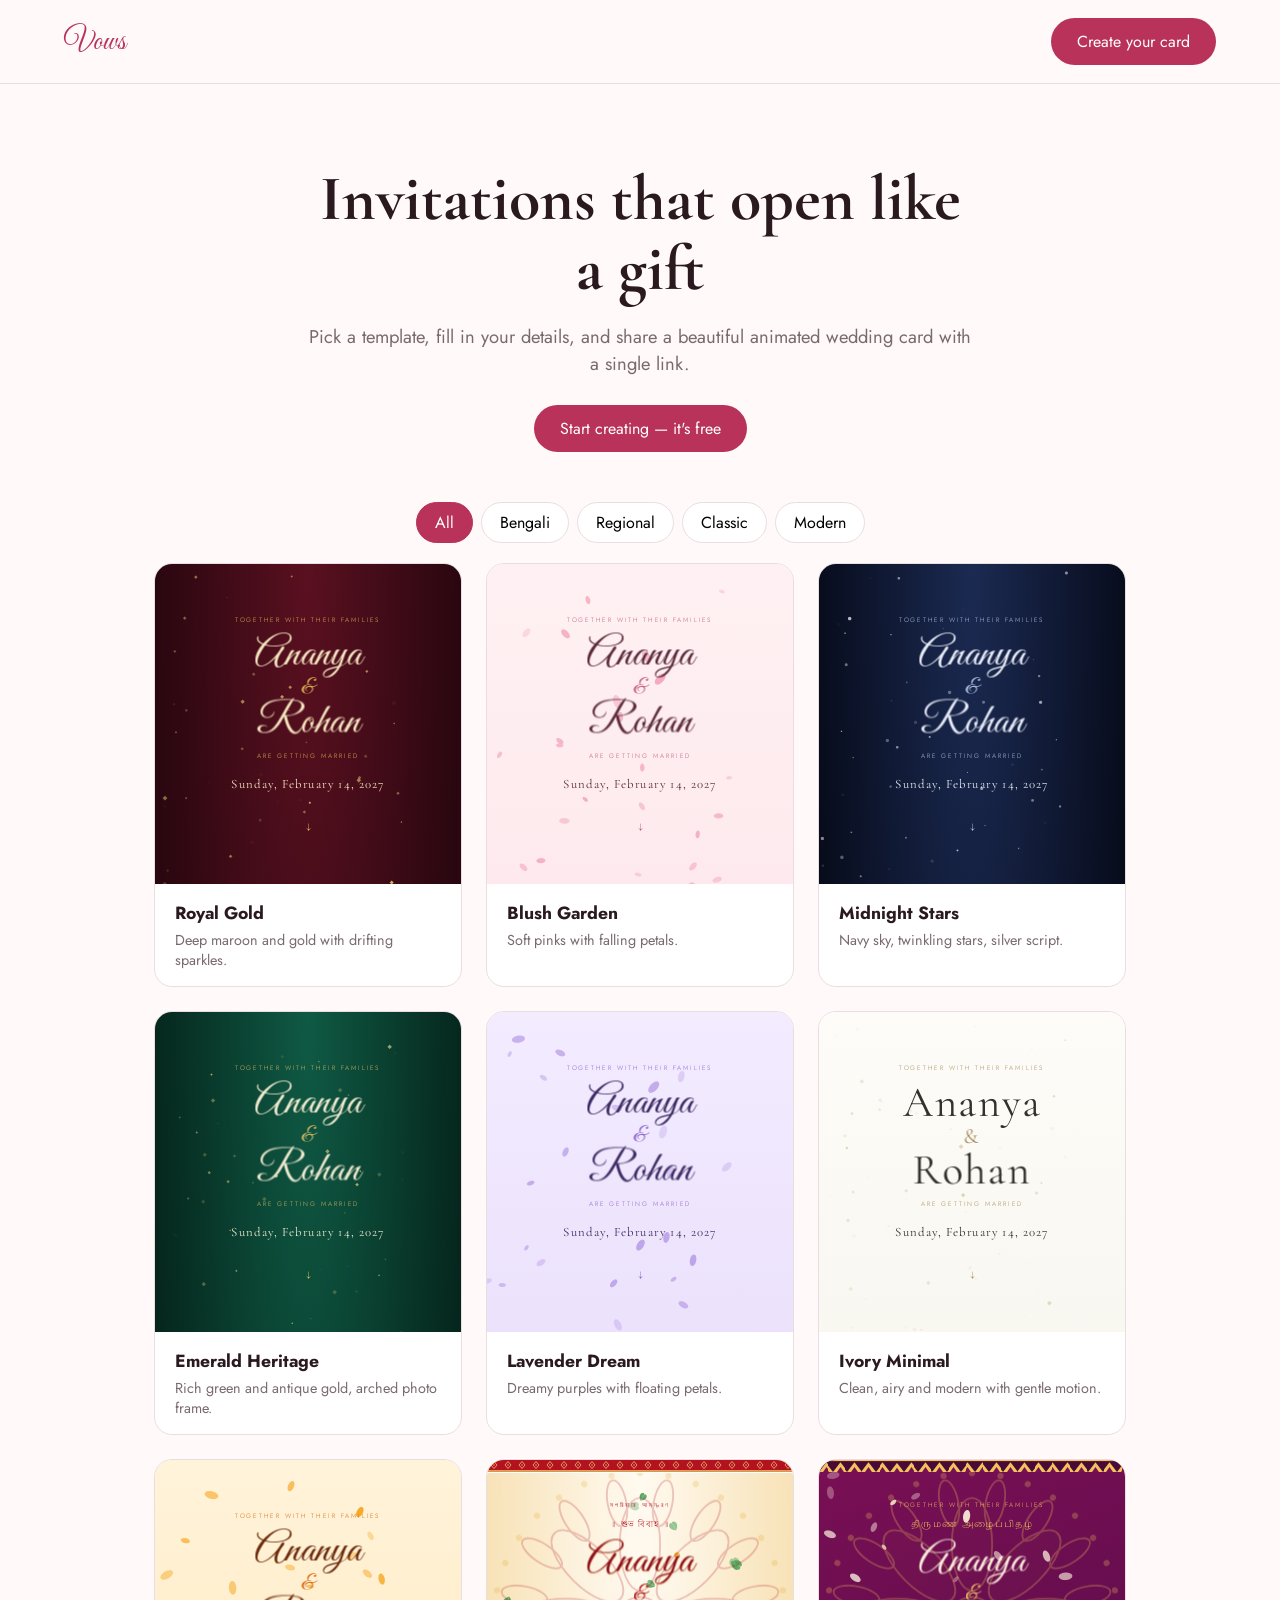
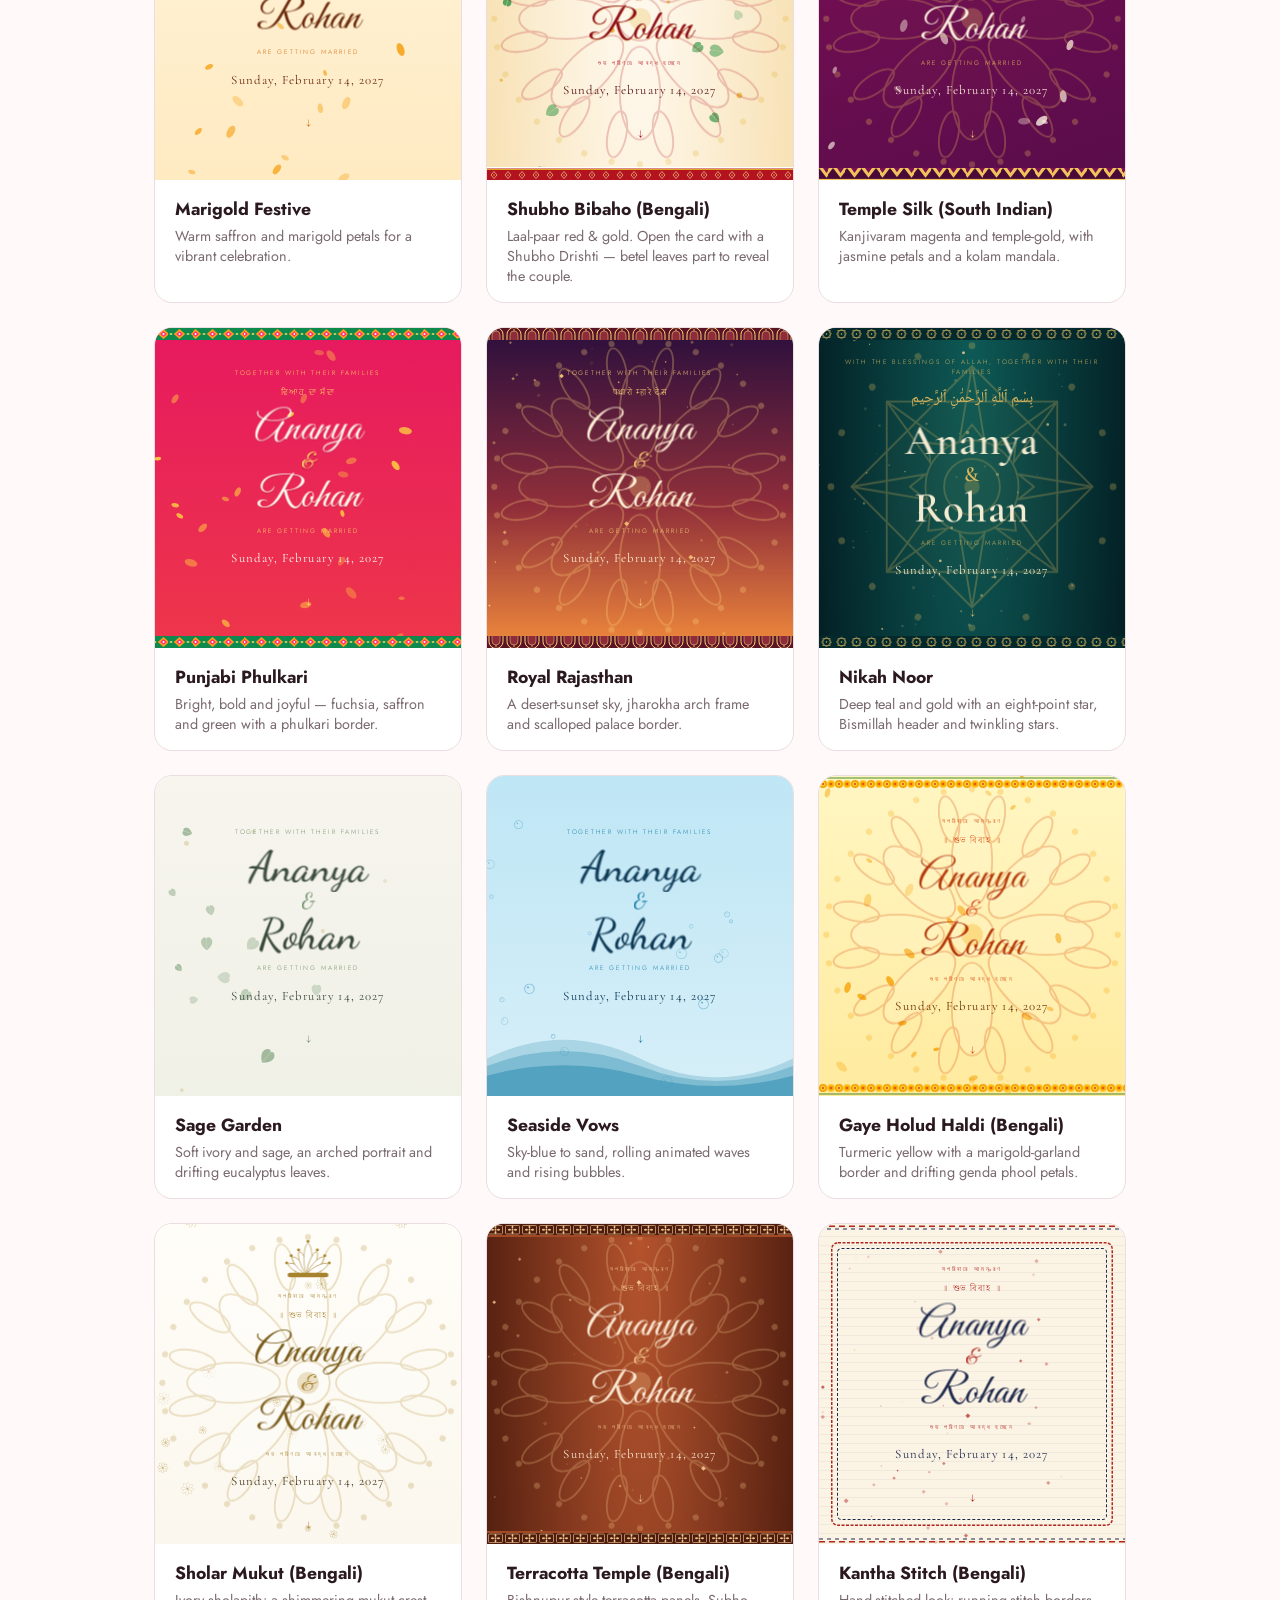
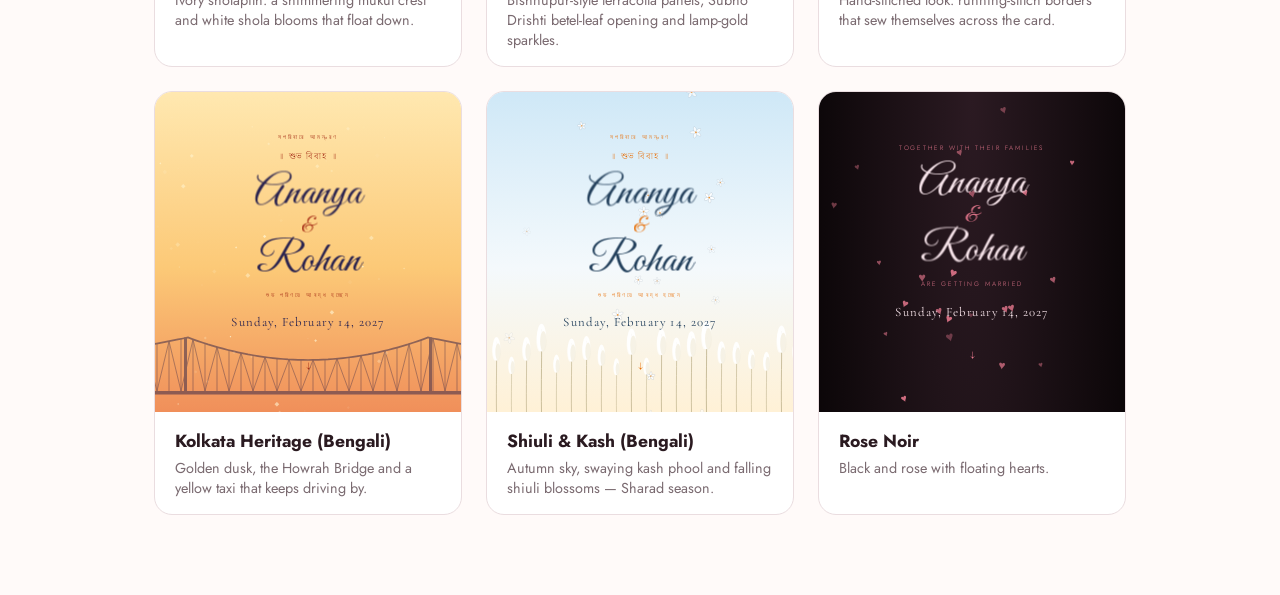
<file: index.html>
<!doctype html>
<html lang="en">
<head>
  <meta charset="utf-8">
  <meta name="viewport" content="width=device-width, initial-scale=1">
  <title>Vows — Animated Wedding Invitations</title>
  <link href="https://fonts.googleapis.com/css2?family=Cormorant+Garamond:wght@400;600&family=Great+Vibes&family=Jost:wght@300;400&display=swap" rel="stylesheet">
  <link rel="stylesheet" href="css/site.css">
</head>
<body>
  <header class="top"><a class="logo" href="index.html">Vows</a><a class="btn-p" href="create.html">Create your card</a></header>
  <section class="hero-s">
    <h1>Invitations that open like a gift</h1>
    <p>Pick a template, fill in your details, and share a beautiful animated wedding card with a single link.</p>
    <a class="btn-p" href="create.html">Start creating — it's free</a>
  </section>
  <div class="chips" id="chips"></div>
  <section class="gallery" id="gallery"></section>
  <script src="js/templates.js"></script>
  <script>
    const g = document.getElementById("gallery");
    const chips = document.getElementById("chips");
    ["All"].concat(TEMPLATE_TAGS).forEach((tag, i) => {
      const b = document.createElement("button"); b.textContent = tag; b.className = "chip" + (i ? "" : " sel");
      b.onclick = () => {
        chips.querySelectorAll(".chip").forEach((c) => c.classList.toggle("sel", c === b));
        g.querySelectorAll(".tpl").forEach((c) => (c.hidden = tag !== "All" && c.dataset.tag !== tag));
      };
      chips.appendChild(b);
    });
    Object.entries(TEMPLATES).forEach(([key, t]) => {
      const a = document.createElement("a"); a.dataset.tag = t.tag;
      a.className = "tpl"; a.href = "create.html?t=" + key;
      const f = document.createElement("div"); f.className = "frame";
      const ifr = document.createElement("iframe"); ifr.loading = "lazy"; ifr.tabIndex = -1;
      const d = Object.assign({}, DEMO_CARD, { template: key });
      ifr.src = "card.html#p=1&d=" + CardCodecLite(d);
      f.appendChild(ifr);
      const m = document.createElement("div"); m.className = "meta";
      m.innerHTML = "<h3></h3><p></p>"; m.firstChild.textContent = t.name; m.lastChild.textContent = t.blurb;
      a.append(f, m); g.appendChild(a);
    });
    function CardCodecLite(o) {
      const b = new TextEncoder().encode(JSON.stringify(o)); let s = ""; b.forEach(x => s += String.fromCharCode(x));
      return btoa(s).replace(/\+/g, "-").replace(/\//g, "_").replace(/=+$/, "");
    }
  </script>
</body>
</html>
</file>
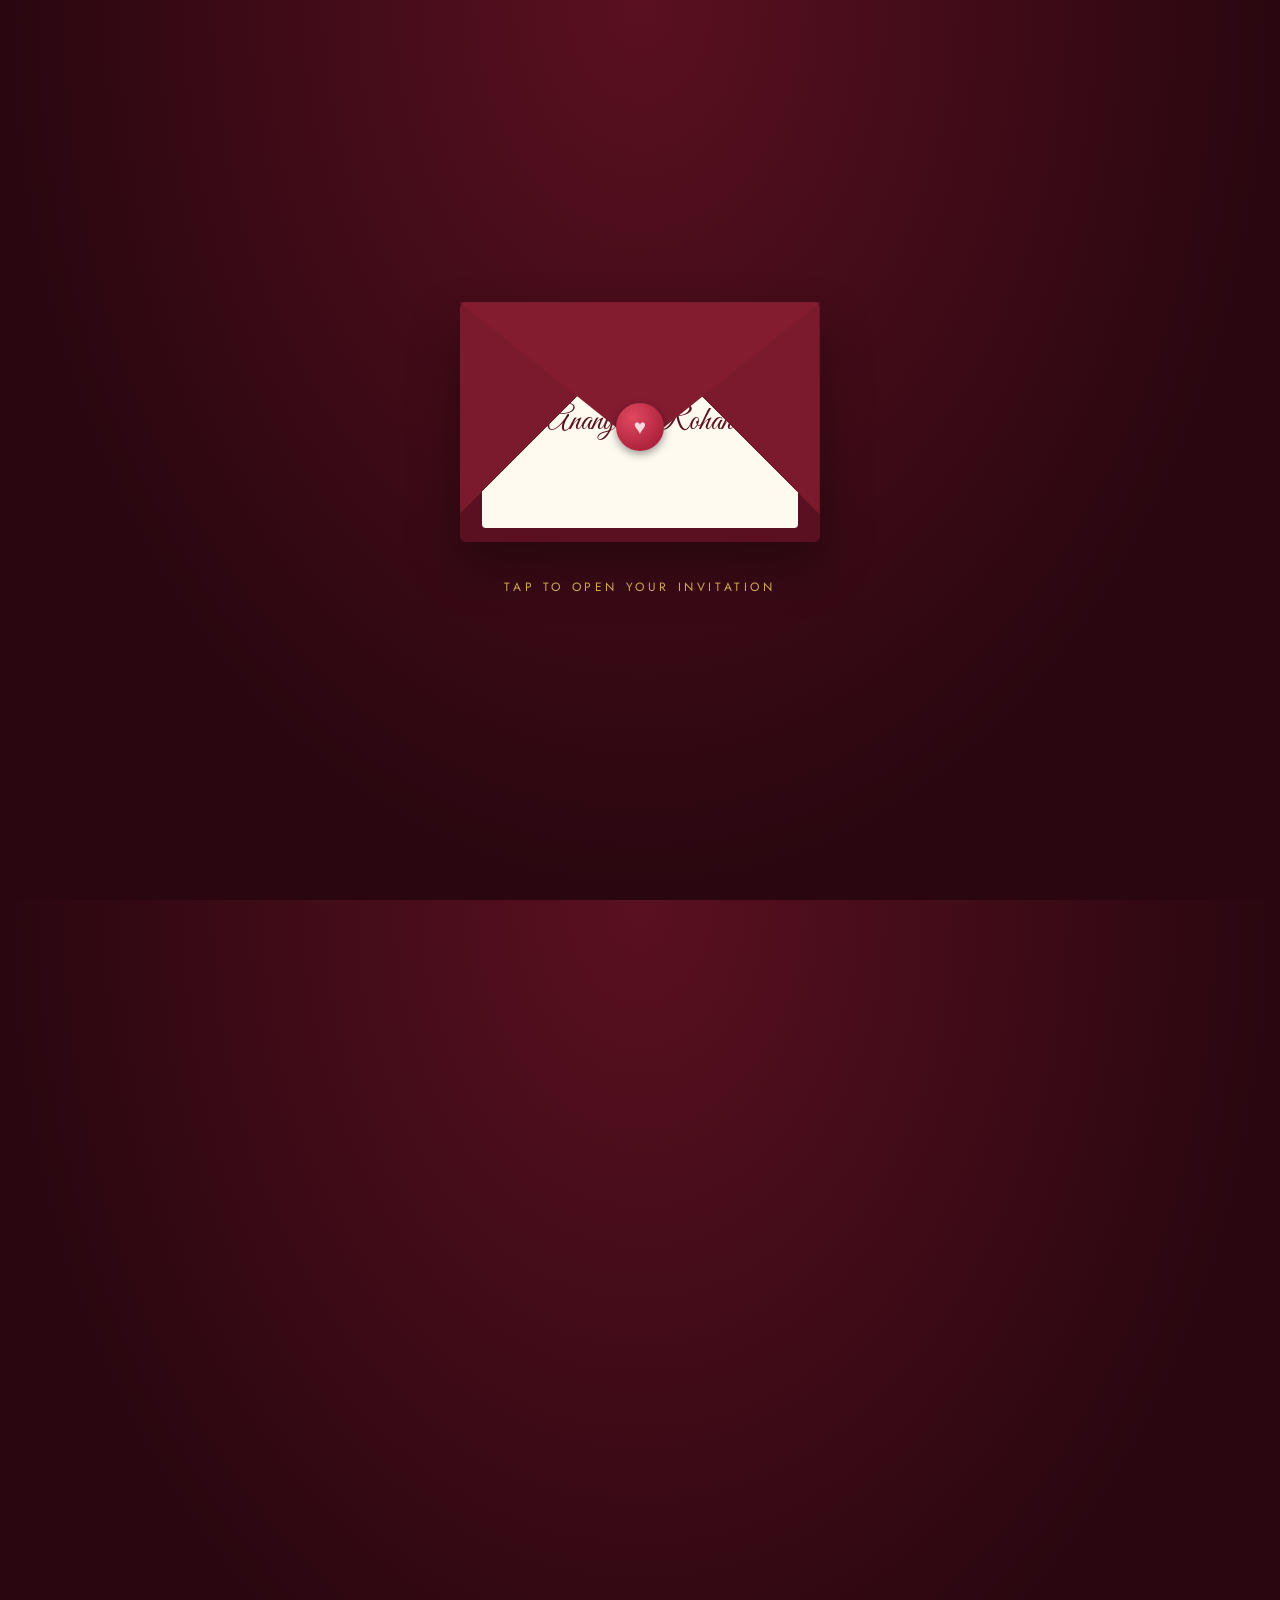
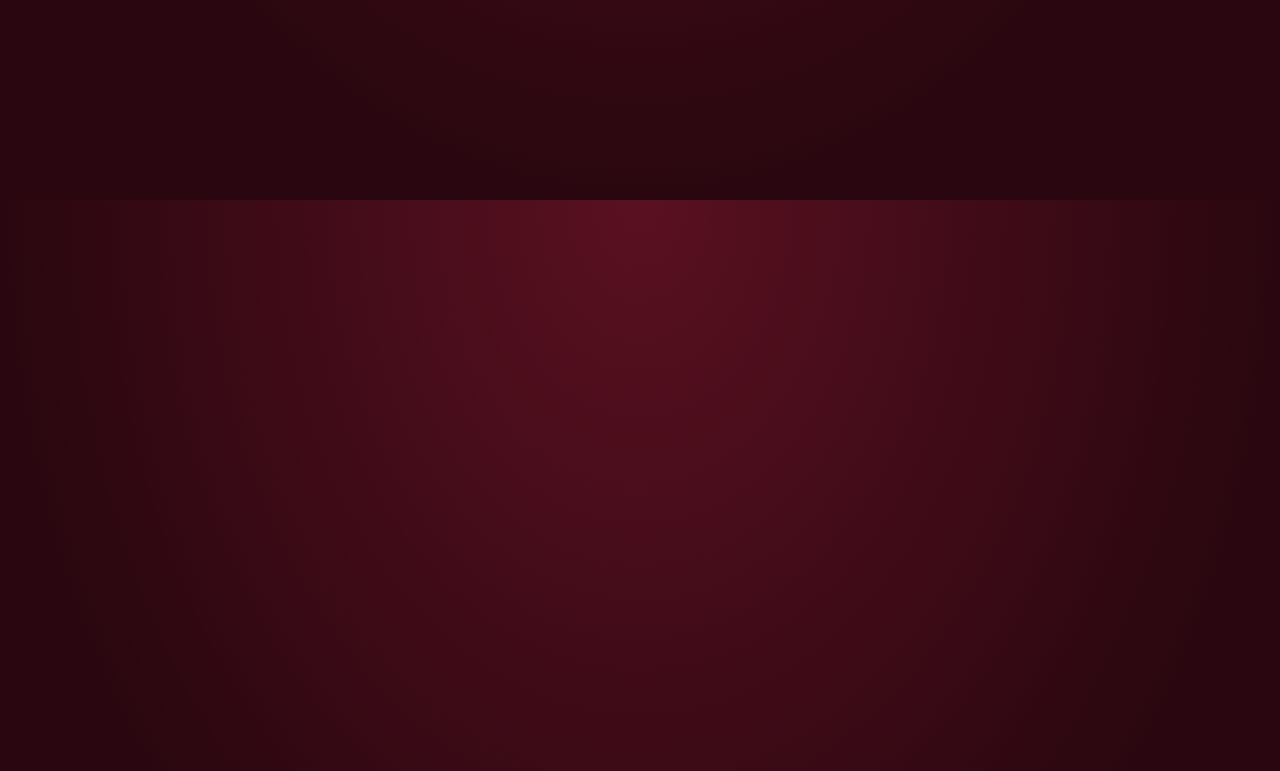
<file: card.html>
<!doctype html>
<html lang="en">
<head>
  <meta charset="utf-8">
  <meta name="viewport" content="width=device-width, initial-scale=1">
  <title>Wedding Invitation</title>
  <link rel="preconnect" href="https://fonts.googleapis.com">
  <link href="https://fonts.googleapis.com/css2?family=Cormorant+Garamond:wght@400;600&family=Great+Vibes&family=Jost:wght@300;400&family=Noto+Serif+Bengali:wght@400;600&family=Dancing+Script:wght@500&family=Noto+Naskh+Arabic:wght@500&family=Noto+Serif+Tamil:wght@500&family=Noto+Sans+Gurmukhi:wght@500&family=Noto+Serif+Devanagari:wght@500&display=swap" rel="stylesheet">
  <link rel="stylesheet" href="css/card.css">
</head>
<body class="theme-royal">
  <div id="app"></div>
  <script src="js/templates.js"></script>
  <script src="js/card.js"></script>
  <script>CardApp.mount(document.getElementById("app"));</script>
</body>
</html>
</file>
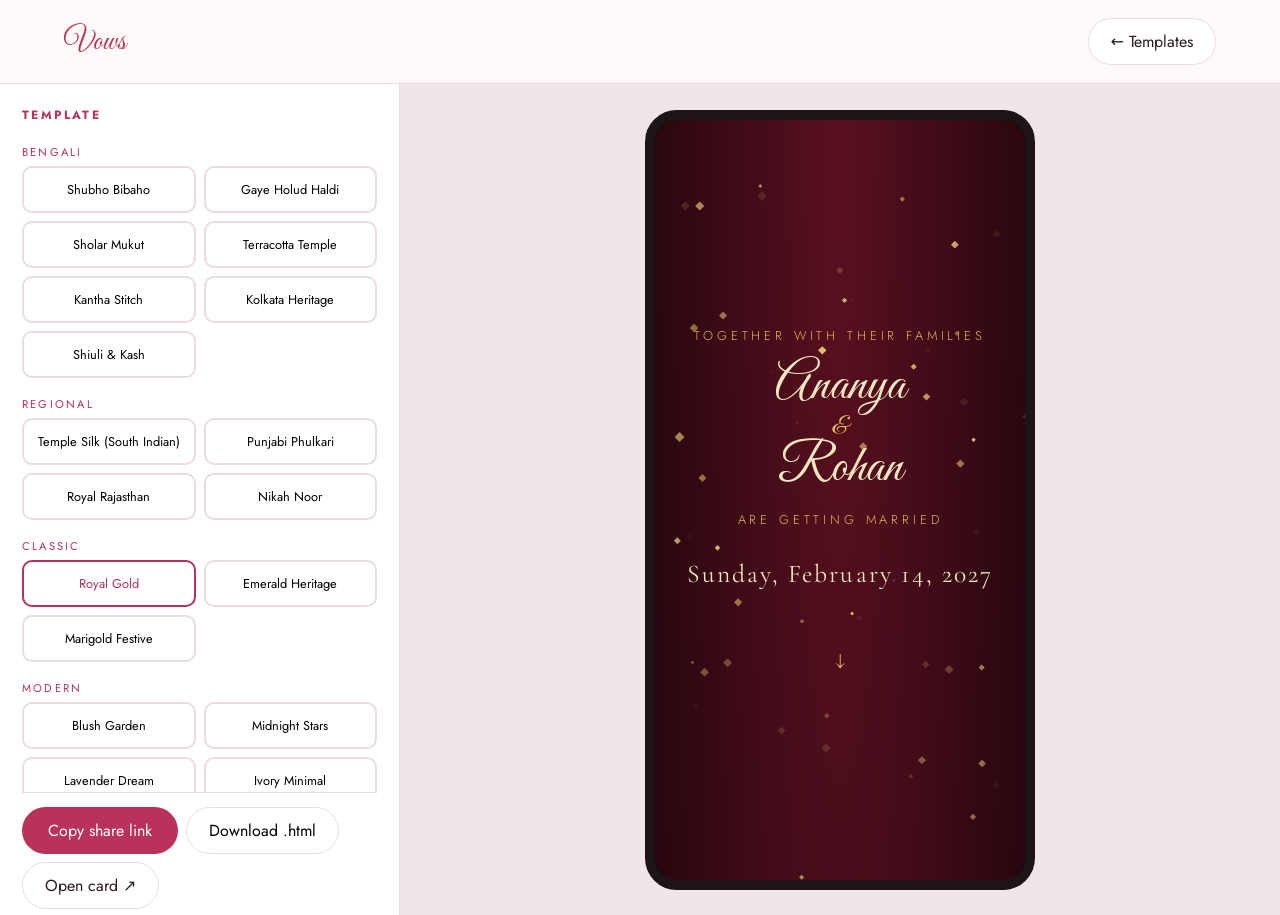
<file: create.html>
<!doctype html>
<html lang="en">
<head>
  <meta charset="utf-8">
  <meta name="viewport" content="width=device-width, initial-scale=1">
  <title>Create your card — Vows</title>
  <link href="https://fonts.googleapis.com/css2?family=Cormorant+Garamond:wght@400;600&family=Great+Vibes&family=Jost:wght@300;400&display=swap" rel="stylesheet">
  <link rel="stylesheet" href="css/site.css">
</head>
<body>
  <header class="top"><a class="logo" href="index.html">Vows</a><a class="btn-s" href="index.html">← Templates</a></header>
  <div class="editor">
    <form class="panel" id="form" onsubmit="return false">
      <h2>Template</h2><div class="themes" id="themes"></div>
      <h2>Colors</h2>
      <div class="swatches" id="swatches"></div>
      <div id="colors"></div>
      <button type="button" class="btn-s" id="resetColors">Reset to template colors</button>
      <h2>Couple</h2>
      <div class="row"><div><label>Bride</label><input name="bride"></div><div><label>Groom</label><input name="groom"></div></div>
      <label>Invitation message</label><textarea name="message"></textarea>
      <h2>Main event</h2>
      <label>Date &amp; time (drives the countdown)</label><input type="datetime-local" name="date">
      <label>Venue name</label><input name="venue">
      <label>Address</label><input name="address">
      <label>Google Maps link</label><input name="mapUrl" placeholder="https://maps.google.com/...">
      <h2>Celebrations</h2><div id="events"></div>
      <button type="button" class="btn-s" id="addEv">+ Add event</button>
      <button type="button" class="btn-s" id="bnEvents" hidden>Use Bengali ritual events</button>
      <h2>Photos</h2>
      <label>Cover photo (shown on the first screen)</label>
      <input type="file" accept="image/*" id="coverFile">
      <input name="photo" id="coverUrl" placeholder="…or paste an image URL" style="margin-top:6px">
      <div class="thumbs" id="coverThumb"></div>
      <label>Gallery (up to 8 photos)</label>
      <input type="file" accept="image/*" id="galFile" multiple>
      <div class="row" style="margin-top:6px"><input id="galUrl" placeholder="…or paste an image URL"><button type="button" class="btn-s" id="galAdd">Add</button></div>
      <div class="thumbs" id="galThumbs"></div>
      <h2>Extras</h2>
      <label>RSVP — WhatsApp number, email or link</label><input name="rsvp" placeholder="+919876543210">
      <label>Background music URL (direct .mp3 link, optional)</label><input name="music" placeholder="https://.../song.mp3">
      <div class="actions">
        <button type="button" class="btn-p" id="copy">Copy share link</button>
        <button type="button" class="btn-s" id="dl">Download .html</button>
        <a class="btn-s" id="open" target="_blank" rel="noopener">Open card ↗</a>
      </div>
      <p class="share" id="shareOut"></p>
      <p class="share" id="photoNote"></p>
    </form>
    <div class="stage"><div class="phone"><iframe id="preview" title="Card preview"></iframe></div></div>
  </div>
  <div class="toast" id="toast">Link copied!</div>
  <script src="js/templates.js"></script>
  <script src="js/card.js"></script>
  <script src="js/editor.js"></script>
</body>
</html>
</file>
<file: css/site.css>
:root { --ink: #2a1a20; --muted: #7a6a70; --brand: #b8325a; --line: #eadde0; --bg: #fffaf9; }
* { box-sizing: border-box; margin: 0; }
body { font-family: "Jost", system-ui, sans-serif; color: var(--ink); background: var(--bg); }
a { color: inherit; }
.top { display: flex; justify-content: space-between; align-items: center; padding: 18px 5vw; border-bottom: 1px solid var(--line); }
.logo { font-family: "Great Vibes", cursive; font-size: 1.9rem; color: var(--brand); text-decoration: none; }
.btn-p { background: var(--brand); color: #fff; padding: 12px 26px; border-radius: 40px; text-decoration: none; border: 0; font: inherit; cursor: pointer; display: inline-block; }
.btn-p:hover { filter: brightness(1.1); }
.btn-s { background: #fff; border: 1px solid var(--line); padding: 11px 22px; border-radius: 40px; font: inherit; cursor: pointer; text-decoration: none; display: inline-block; }
.hero-s { text-align: center; padding: 80px 5vw 50px; max-width: 800px; margin: 0 auto; }
.hero-s h1 { font-family: "Cormorant Garamond", serif; font-size: clamp(2.4rem, 7vw, 4rem); line-height: 1.1; margin-bottom: 18px; }
.hero-s p { color: var(--muted); font-size: 1.15rem; margin-bottom: 28px; }
.gallery { display: grid; grid-template-columns: repeat(auto-fit, minmax(240px, 1fr)); gap: 24px; padding: 20px 5vw 80px; max-width: 1100px; margin: 0 auto; }
.tpl { background: #fff; border: 1px solid var(--line); border-radius: 18px; overflow: hidden; text-decoration: none; transition: .3s; }
.tpl:hover { transform: translateY(-6px); box-shadow: 0 18px 40px rgba(80,30,50,.12); }
.tpl iframe { width: 200%; height: 640px; border: 0; transform: scale(.5); transform-origin: 0 0; pointer-events: none; }
.tpl .frame { height: 320px; overflow: hidden; }
.tpl div.meta { padding: 16px 20px; }
.tpl h3 { font-size: 1.1rem; } .tpl p { color: var(--muted); font-size: .9rem; margin-top: 4px; }

/* editor */
.editor { display: grid; grid-template-columns: minmax(300px, 400px) 1fr; height: calc(100vh - 69px); }
.panel { overflow-y: auto; padding: 22px; border-right: 1px solid var(--line); background: #fff; }
.panel h2 { font-size: .75rem; letter-spacing: .2em; text-transform: uppercase; color: var(--brand); margin: 22px 0 10px; }
.panel h2:first-child { margin-top: 0; }
label { display: block; font-size: .8rem; color: var(--muted); margin: 10px 0 4px; }
input, textarea, select { width: 100%; padding: 10px 12px; border: 1px solid var(--line); border-radius: 10px; font: inherit; background: #fff; }
textarea { min-height: 80px; resize: vertical; }
.row { display: grid; grid-template-columns: 1fr 1fr; gap: 10px; }
.ev { border: 1px solid var(--line); border-radius: 12px; padding: 10px; margin-bottom: 10px; position: relative; }
.ev .x { position: absolute; top: 6px; right: 8px; background: none; border: 0; cursor: pointer; color: var(--muted); font-size: 1.1rem; }
.themes { display: grid; grid-template-columns: repeat(3, 1fr); gap: 8px; }
.themes button { border: 2px solid var(--line); border-radius: 10px; padding: 12px 6px; background: #fff; cursor: pointer; font: inherit; font-size: .8rem; }
.themes button.sel { border-color: var(--brand); color: var(--brand); }
.stage { background: #efe6e8; display: grid; place-items: center; padding: 18px; position: relative; }
.phone { width: 390px; max-width: 100%; height: 100%; max-height: 780px; border-radius: 32px; border: 10px solid #1d1418; overflow: hidden; background: #000; }
.phone iframe { width: 100%; height: 100%; border: 0; }
.actions { position: sticky; bottom: -22px; background: #fff; padding: 14px 0 6px; margin-top: 18px; border-top: 1px solid var(--line); display: flex; gap: 8px; flex-wrap: wrap; }
.share { margin-top: 10px; font-size: .8rem; word-break: break-all; color: var(--muted); }
.toast { position: fixed; bottom: 24px; left: 50%; transform: translateX(-50%); background: var(--ink); color: #fff; padding: 10px 20px; border-radius: 30px; opacity: 0; transition: .3s; pointer-events: none; }
.toast.show { opacity: 1; }
@media (max-width: 800px) { .editor { grid-template-columns: 1fr; height: auto; } .stage { height: 760px; } .panel { border-right: 0; } }

.thumbs { display: flex; flex-wrap: wrap; gap: 8px; margin-top: 8px; }
.thumbs .t { position: relative; width: 64px; height: 64px; border-radius: 10px; overflow: hidden; border: 1px solid var(--line); }
.thumbs img { width: 100%; height: 100%; object-fit: cover; display: block; }
.thumbs .t button { position: absolute; top: 2px; right: 2px; width: 20px; height: 20px; border-radius: 50%; border: 0; background: rgba(0,0,0,.65); color: #fff; cursor: pointer; line-height: 1; }
.themes { grid-template-columns: repeat(2, 1fr); }
[hidden] { display: none !important; }

.swatches { display: flex; flex-wrap: wrap; gap: 8px; margin-bottom: 10px; }
.swatches button { width: 34px; height: 34px; border-radius: 50%; border: 2px solid #fff; box-shadow: 0 0 0 1px var(--line); cursor: pointer; }
.crow { display: flex; align-items: center; gap: 10px; margin-bottom: 8px; font-size: .85rem; }
.crow label { margin: 0; flex: 1; }
.crow input[type=color] { width: 44px; height: 34px; padding: 2px; border-radius: 8px; cursor: pointer; }
.crow.unset input[type=color] { opacity: .35; }
.crow .x { background: none; border: 0; cursor: pointer; color: var(--muted); font-size: 1.1rem; width: 24px; }

.chips { display: flex; gap: 8px; justify-content: center; flex-wrap: wrap; padding: 0 5vw; }
.chip { border: 1px solid var(--line); background: #fff; padding: 8px 18px; border-radius: 30px; font: inherit; cursor: pointer; }
.chip.sel { background: var(--brand); border-color: var(--brand); color: #fff; }
.tpl-group { grid-column: 1/-1; font-size: .7rem; letter-spacing: .2em; text-transform: uppercase; color: var(--brand); margin: 10px 0 -2px; }
</file>
<file: css/card.css>
:root { --script: "Great Vibes", cursive; --serif: "Cormorant Garamond", serif; --sans: "Jost", sans-serif; }
* { box-sizing: border-box; margin: 0; }
html { scroll-behavior: smooth; }
body { font-family: var(--serif); background: var(--bg); color: var(--text); overflow-x: hidden; min-height: 100vh; }
body.locked { overflow: hidden; height: 100vh; }

.theme-royal    { --bg: radial-gradient(ellipse at top, #5a1020, #2a0710 70%); --text: #f6e7c1; --accent: #e3b958; --card: rgba(255,225,150,.07); --particle: #f3d27a; --env: #7a1a2c; --env2: #5a1020; }
.theme-blush    { --bg: linear-gradient(180deg, #fff1f3, #fbd9e1); --text: #5b2a3a; --accent: #c2587a; --card: rgba(255,255,255,.6); --particle: #f2a0b8; --env: #f4b6c6; --env2: #e99bb0; }
.theme-midnight { --bg: radial-gradient(ellipse at top, #1b2a52, #070b1a 75%); --text: #e8ecf8; --accent: #b9c6ee; --card: rgba(255,255,255,.06); --particle: #ffffff; --env: #2c3f78; --env2: #1f2e5c; }

.theme-emerald  { --bg: radial-gradient(ellipse at top, #0f5a44, #05241c 75%); --text: #f1ead0; --accent: #d9b867; --card: rgba(255,240,190,.06); --particle: #e8cf85; --env: #0d6b50; --env2: #08402f; --frame-r: 999px 999px 18px 18px; }
.theme-lavender { --bg: linear-gradient(180deg, #f3ecff, #d9c9f5); --text: #3d2a63; --accent: #8a5fd0; --card: rgba(255,255,255,.6); --particle: #b79be6; --env: #c3aaf0; --env2: #a98ae0; --frame-r: 50%; }
.theme-ivory    { --bg: linear-gradient(180deg, #fdfcf8, #f1ece0); --text: #34302a; --accent: #a58b5a; --card: rgba(255,255,255,.7); --particle: #d6c7a1; --env: #e9e1cf; --env2: #d5cab1; --frame-r: 4px; }
.theme-marigold { --bg: linear-gradient(180deg, #fff3da, #ffd78a); --text: #6b2a0c; --accent: #d9670b; --card: rgba(255,255,255,.55); --particle: #f59e0b; --env: #f59e0b; --env2: #d9770a; --frame-r: 22px; }
.theme-rose     { --bg: radial-gradient(ellipse at top, #2b1a22, #0b0608 75%); --text: #f7e4ea; --accent: #e8798f; --card: rgba(255,255,255,.05); --particle: #e8798f; --env: #7a2236; --env2: #4f1424; --frame-r: 50%; }
.theme-bengali  { --bg: radial-gradient(ellipse at top, #fffaf0, #f6dca8 90%); --text: #5a1313; --accent: #b3121f; --card: rgba(255,255,255,.7); --particle: #3f9a4c; --script: "Great Vibes", "Noto Serif Bengali", cursive; --serif: "Cormorant Garamond", "Noto Serif Bengali", serif; --frame-r: 50%; }
.theme-royal, .theme-midnight { --frame-r: 24px; }
.theme-blush { --frame-r: 50%; }
.fx { position: fixed; inset: 0; pointer-events: none; z-index: 0; }
.card { position: relative; z-index: 1; max-width: 720px; margin: 0 auto; padding: 0 20px 60px; opacity: 0; transition: opacity 1.2s; }
.card.open { opacity: 1; }
.sec { padding: 56px 0; text-align: center; }
h2 { font-family: var(--sans); font-weight: 300; letter-spacing: .35em; text-transform: uppercase; font-size: .85rem; color: var(--accent); margin-bottom: 26px; }
h3 { font-size: 1.6rem; font-weight: 600; }
p { font-size: 1.25rem; line-height: 1.6; }

/* hero */
.hero { min-height: 100vh; display: flex; flex-direction: column; justify-content: center; align-items: center; text-align: center; gap: 14px; }
.kicker { font-family: var(--sans); font-weight: 300; letter-spacing: .3em; text-transform: uppercase; font-size: .8rem; color: var(--accent); }
.names { font-family: var(--script); font-weight: 400; font-size: clamp(3.2rem, 14vw, 6.5rem); line-height: 1.05; display: flex; flex-direction: column; align-items: center; }
.amp { font-size: .5em; color: var(--accent); }
.when { font-size: 1.6rem; letter-spacing: .08em; margin-top: 10px; }
.open .names span { animation: rise 1.2s both; }
.open .names .amp { animation-delay: .35s; } .open .names .n2 { animation-delay: .7s; }
.open .kicker, .open .when { animation: fade 1.4s .9s both; }
.scroll-hint { margin-top: 36px; color: var(--accent); animation: bob 2s infinite; font-size: 1.5rem; }
@keyframes rise { from { opacity: 0; transform: translateY(30px) scale(.96); filter: blur(6px); } to { opacity: 1; transform: none; filter: none; } }
@keyframes fade { from { opacity: 0; } to { opacity: 1; } }
@keyframes bob { 50% { transform: translateY(8px); } }

.reveal { opacity: 0; transform: translateY(36px); transition: opacity 1s, transform 1s; }
.reveal.in { opacity: 1; transform: none; }
.message { max-width: 520px; margin: 0 auto; font-style: italic; font-size: 1.5rem; }

/* countdown */
.cd { display: flex; gap: 12px; justify-content: center; flex-wrap: wrap; }
.cd-cell { background: var(--card); border: 1px solid color-mix(in srgb, var(--accent) 40%, transparent); border-radius: 14px; padding: 16px 0; width: 82px; backdrop-filter: blur(6px); }
.cd-cell b { display: block; font-size: 2.2rem; font-weight: 600; font-variant-numeric: tabular-nums; }
.cd-cell span { font-family: var(--sans); font-size: .65rem; letter-spacing: .2em; text-transform: uppercase; color: var(--accent); }

/* events */
.events { display: grid; gap: 16px; }
.event { background: var(--card); border: 1px solid color-mix(in srgb, var(--accent) 35%, transparent); border-radius: 16px; padding: 22px; opacity: 0; transform: translateY(20px); transition: opacity .8s, transform .8s; }
.in .event { opacity: 1; transform: none; }
.ev-when { color: var(--accent); font-family: var(--sans); font-size: .95rem; letter-spacing: .08em; margin-top: 4px; }
.ev-place { font-size: 1.1rem; opacity: .85; }

.venue-name { font-size: 1.9rem; font-weight: 600; }
.btn { display: inline-block; margin-top: 22px; padding: 13px 34px; border: 1px solid var(--accent); color: var(--accent); text-decoration: none; font-family: var(--sans); letter-spacing: .25em; text-transform: uppercase; font-size: .78rem; border-radius: 40px; transition: .3s; }
.btn:hover { background: var(--accent); color: var(--bg-solid, #222); }
.foot { text-align: center; font-family: var(--script); font-size: 2rem; color: var(--accent); padding-top: 30px; }

.music { position: fixed; right: 16px; bottom: 16px; z-index: 5; width: 46px; height: 46px; border-radius: 50%; border: 1px solid var(--accent); background: var(--card); color: var(--accent); font-size: 1.3rem; cursor: pointer; backdrop-filter: blur(6px); opacity: .7; }
.music.on { opacity: 1; animation: spin 4s linear infinite; }
@keyframes spin { to { transform: rotate(360deg); } }

/* envelope intro */
.env-wrap { position: fixed; inset: 0; z-index: 10; background: var(--bg); display: grid; place-items: center; align-content: center; gap: 36px; cursor: pointer; transition: opacity 1s, transform 1s; }
.env-wrap.gone { opacity: 0; transform: scale(1.15); pointer-events: none; }
.env { position: relative; width: min(78vw, 360px); aspect-ratio: 3/2; perspective: 900px; animation: float 3s ease-in-out infinite; }
.env > * { position: absolute; }
.env-back { inset: 0; background: var(--env2); border-radius: 6px; box-shadow: 0 25px 50px rgba(0,0,0,.35); }
.env-letter { left: 6%; right: 6%; top: 6%; bottom: 6%; background: #fffaf0; border-radius: 4px; display: grid; place-items: center; color: #5a1020; font-family: var(--script); font-size: clamp(1.4rem, 6vw, 2rem); transition: transform 1s .6s ease; }
.env-front { inset: 0; background: linear-gradient(135deg, var(--env) 50%, transparent 50%) left / 51% 100% no-repeat, linear-gradient(225deg, var(--env) 50%, transparent 50%) right / 51% 100% no-repeat; border-radius: 6px; }
.env-flap { left: 0; right: 0; top: 0; height: 60%; background: var(--env); clip-path: polygon(0 0, 100% 0, 50% 100%); transform-origin: top; transition: transform .8s ease, z-index 0s .4s; z-index: 2; filter: brightness(1.08); }
.seal { left: 50%; top: 52%; width: 48px; height: 48px; margin: -24px 0 0 -24px; border-radius: 50%; background: radial-gradient(circle at 35% 30%, #e0485f, #9b1530); color: #ffd9de; display: grid; place-items: center; font-size: 1.3rem; z-index: 3; box-shadow: 0 3px 8px rgba(0,0,0,.4); transition: opacity .3s; }
.env-hint { font-family: var(--sans); letter-spacing: .3em; text-transform: uppercase; font-size: .75rem; color: var(--accent); animation: pulse 2s infinite; }
.opening .env-flap { transform: rotateX(180deg); z-index: 0; }
.opening .seal { opacity: 0; }
.opening .env-letter { transform: translateY(-60%) scale(1.15); }
.opening .env { animation: none; }
@keyframes float { 50% { transform: translateY(-10px); } }
@keyframes pulse { 50% { opacity: .4; } }

.confetti { position: fixed; top: 55vh; width: 8px; height: 14px; background: var(--accent); z-index: 20; pointer-events: none; animation: conf 2.2s ease-out forwards; }
.confetti:nth-child(3n) { background: var(--particle); } .confetti:nth-child(3n+1) { background: #e0485f; }
@keyframes conf { to { transform: translate(var(--dx), var(--dy)) rotate(var(--r)); opacity: 0; } }

@media (prefers-reduced-motion: reduce) { * { animation: none !important; transition-duration: .01s !important; } .card { opacity: 1; } .reveal, .event { opacity: 1; transform: none; } }

/* photos */
.photo { width: min(62vw, 270px); aspect-ratio: 4/5; margin-bottom: 14px; border-radius: var(--frame-r, 24px); overflow: hidden; border: 3px solid var(--accent); padding: 6px; background: var(--card); box-shadow: 0 18px 50px rgba(0,0,0,.25); }
.photo img { width: 100%; height: 100%; object-fit: cover; border-radius: inherit; display: block; }
.open .photo { animation: rise 1.4s both; }
.hero:has(.photo) { padding-top: 40px; }
.gallery { display: grid; gap: 10px; grid-template-columns: repeat(2, 1fr); }
.gallery.g1 { grid-template-columns: 1fr; }
.shot { aspect-ratio: 1; overflow: hidden; border-radius: 14px; cursor: zoom-in; opacity: 0; transform: scale(.92); transition: opacity .9s, transform .9s; border: 1px solid color-mix(in srgb, var(--accent) 40%, transparent); }
.in .shot { opacity: 1; transform: none; }
.shot:nth-child(odd) { transform-origin: left; }
.shot img { width: 100%; height: 100%; object-fit: cover; transition: transform .6s; display: block; }
.shot:hover img { transform: scale(1.08); }
.lightbox { position: fixed; inset: 0; z-index: 30; background: rgba(0,0,0,.88); display: grid; place-items: center; cursor: zoom-out; animation: fade .3s; }
.lightbox img { max-width: 94vw; max-height: 90vh; border-radius: 10px; }
.btn:hover { color: #fff; }
.theme-ivory .names, .theme-ivory .foot { font-family: var(--serif); font-weight: 400; letter-spacing: .04em; }

/* Bengali theme: laal-paar borders, alpona flourishes, betel-leaf Shubho Drishti intro */
.theme-bengali::before, .theme-bengali::after { content: ""; position: fixed; left: 0; right: 0; height: 26px; z-index: 6; pointer-events: none;
  background: url("data:image/svg+xml,%3Csvg xmlns='http://www.w3.org/2000/svg' width='28' height='26'%3E%3Crect width='28' height='26' fill='%23b3121f'/%3E%3Crect y='20' width='28' height='2' fill='%23e0a91c'/%3E%3Crect y='23' width='28' height='3' fill='%23fff'/%3E%3Cpath d='M14 3l6 7-6 7-6-7z' fill='none' stroke='%23f6dca8' stroke-width='1.3'/%3E%3Ccircle cx='14' cy='10' r='1.6' fill='%23e0a91c'/%3E%3C/svg%3E") repeat-x; }
.theme-bengali::before { top: 0; } .theme-bengali::after { bottom: 0; transform: scaleY(-1); }
.theme-bengali h2::after { content: "\273F  \2766  \273F"; display: block; margin-top: 10px; letter-spacing: .5em; font-size: .9rem; color: #e0a91c; }
.theme-bengali .names { color: #8f0f1a; text-shadow: 0 2px 0 rgba(224,169,28,.35); }
.theme-bengali .bn { font-size: 1.1rem; letter-spacing: .15em; text-transform: none; font-family: var(--serif); }
.theme-bengali .event, .theme-bengali .cd-cell { border: 2px solid #b3121f; box-shadow: inset 0 0 0 3px #fff, inset 0 0 0 4px #e0a91c; }
.theme-bengali .photo { border-color: #b3121f; box-shadow: 0 0 0 4px #fff, 0 0 0 6px #e0a91c, 0 18px 50px rgba(90,19,19,.3); }
.theme-bengali .btn:hover { background: #b3121f; color: #fff; }
.theme-bengali .confetti:nth-child(3n) { background: #3f9a4c; }

.sd-wrap { background: #a8101c radial-gradient(circle at 1px 1px, rgba(255,255,255,.14) 1.5px, transparent 2px) 0 0 / 26px 26px; }
.sd-wrap::before { content: ""; position: absolute; inset: 22px; border: 2px solid #e0a91c; outline: 1px solid rgba(255,255,255,.7); outline-offset: -8px; pointer-events: none; }
.sd-wrap .env-hint { color: #ffe9b0; font-size: .95rem; letter-spacing: .15em; text-transform: none; }
.sd-stage { position: relative; width: min(74vw, 340px); aspect-ratio: 1; }
.sd-medal { position: absolute; inset: 0; border-radius: 50%; background: radial-gradient(circle, #fff7e0, #f6dca8); border: 5px solid #e0a91c; box-shadow: 0 0 0 6px #7d0b15, 0 0 60px rgba(255,214,120,.45); display: grid; place-content: center; text-align: center; gap: 6px; padding: 14px; }
.sd-title { font-family: var(--serif); font-size: 1.15rem; color: #b3121f; letter-spacing: .1em; }
.sd-names { font-family: var(--script); font-size: clamp(1.8rem, 9vw, 2.6rem); line-height: 1.1; color: #8f0f1a; }
.sd-leaf { position: absolute; top: -8%; width: 78%; height: 116%; transition: transform 1.5s cubic-bezier(.6,0,.3,1), opacity 1.4s .3s; filter: drop-shadow(0 10px 14px rgba(0,0,0,.35)); animation: leafsway 3s ease-in-out infinite; }
.sd-leaf svg { width: 100%; height: 100%; display: block; }
.sd-leaf.l { left: -10%; transform: rotate(-4deg); transform-origin: 20% 90%; }
.sd-leaf.r { right: -10%; transform: scaleX(-1) rotate(-4deg); transform-origin: 20% 90%; }
.opening .sd-leaf { animation: none; }
.opening .sd-leaf.l { transform: translateX(-90vw) rotate(-60deg); opacity: 0; }
.opening .sd-leaf.r { transform: scaleX(-1) translateX(-90vw) rotate(-60deg); opacity: 0; }
.opening .sd-medal { animation: glow 1.8s ease-out; }
.opening .env-hint { opacity: 0; }
@keyframes leafsway { 50% { translate: 0 -6px; } }
@keyframes glow { 40% { box-shadow: 0 0 0 6px #7d0b15, 0 0 120px 30px rgba(255,214,120,.9); } }

/* alpona mandala behind the names + alta footprints */
.theme-bengali .hero { position: relative; }
.alpona { position: absolute; top: 50%; left: 50%; width: min(120vw, 620px); aspect-ratio: 1; translate: -50% -50%; opacity: .22; pointer-events: none; z-index: -1; }
.alpona svg { width: 100%; height: 100%; }
.alpona .ring { fill: rgba(255,255,255,.65); stroke: #b3121f; stroke-width: 1.2; transform-origin: 100px 100px; animation: spin 90s linear infinite; }
.alpona .o { fill: none; } .alpona .d { fill: #e0a91c; stroke: none; }
.open .alpona { animation: alpIn 2.2s .3s both; }
@keyframes alpIn { from { opacity: 0; } to { opacity: var(--orn-op, .22); } }
.alta { margin-top: 26px; }
.alta svg { width: min(78%, 280px); fill: #c21b2c; opacity: .9; }
.ft { opacity: 0; transform-box: fill-box; }
.in .ft { animation: step .7s forwards; }
.in .f2 { animation-delay: .7s; } .in .f3 { animation-delay: 1.4s; } .in .f4 { animation-delay: 2.1s; }
@keyframes step { from { opacity: 0; translate: 0 8px; } to { opacity: .9; translate: 0 0; } }

/* ---- more templates ---- */
.theme-kanjivaram { --bg: linear-gradient(160deg, #7a0f55, #34093f 75%); --text: #fbeedd; --accent: #f0c35b; --card: rgba(255,230,160,.08); --particle: #fff6e3; --env: #8e1d62; --env2: #5d0f42; --frame-r: 999px 999px 20px 20px; --orn: #f0c35b; --orn-fill: rgba(240,195,91,.08); --orn-dot: #f0c35b; --orn-op: .28; --serif: "Cormorant Garamond", "Noto Serif Tamil", serif; --script: "Great Vibes", "Noto Serif Tamil", cursive; }
.theme-phulkari   { --bg: linear-gradient(180deg, #e6195f, #ff7a1a); --text: #fff8ec; --accent: #ffe066; --card: rgba(255,255,255,.16); --particle: #ffd23f; --env: #ffb300; --env2: #e0480f; --frame-r: 20px; --serif: "Cormorant Garamond", "Noto Sans Gurmukhi", serif; --script: "Great Vibes", "Noto Sans Gurmukhi", cursive; }
.theme-rajasthani { --bg: linear-gradient(180deg, #2a0f3d, #8e2c3a 55%, #f08a3c); background-attachment: fixed; --text: #fff0d6; --accent: #ffd479; --card: rgba(0,0,0,.22); --particle: #ffd479; --env: #b23a48; --env2: #7a1f2b; --frame-r: 999px 999px 10px 10px; --orn: #ffd479; --orn-fill: rgba(255,212,121,.07); --orn-dot: #ffd479; --orn-op: .3; --serif: "Cormorant Garamond", "Noto Serif Devanagari", serif; --script: "Great Vibes", "Noto Serif Devanagari", cursive; }
.theme-nikah      { --bg: radial-gradient(ellipse at top, #0e5a56, #031f24 75%); --text: #f4ecd2; --accent: #d8b45c; --card: rgba(255,240,190,.06); --particle: #e9d08e; --env: #0f6b66; --env2: #07403d; --frame-r: 999px 999px 24px 24px; --orn: #d8b45c; --orn-fill: rgba(216,180,92,.06); --orn-dot: #d8b45c; --orn-op: .3; --serif: "Cormorant Garamond", "Noto Naskh Arabic", serif; }
.theme-sage       { --bg: linear-gradient(180deg, #f7f5ee, #dfe6d6); --text: #3a4a3a; --accent: #6f8f6a; --card: rgba(255,255,255,.65); --particle: #8fae88; --leaf1: #7fa07a; --leaf2: #d9c9a3; --env: #a9bfa3; --env2: #8fae88; --frame-r: 999px 999px 18px 18px; --script: "Dancing Script", cursive; }
.theme-coastal    { --bg: linear-gradient(180deg, #bfe6f5, #e9f6fb 55%, #f6e8cc); --text: #0e3a56; --accent: #1a7fa6; --card: rgba(255,255,255,.62); --particle: #3f98c0; --env: #5fb3d6; --env2: #3a8fb5; --frame-r: 50%; --script: "Dancing Script", cursive; }

.theme-kanjivaram::before, .theme-kanjivaram::after, .theme-phulkari::before, .theme-phulkari::after,
.theme-rajasthani::before, .theme-rajasthani::after, .theme-nikah::before, .theme-nikah::after {
  content: ""; position: fixed; left: 0; right: 0; height: 24px; z-index: 6; pointer-events: none; background-repeat: repeat-x; background-size: auto 100%; }
.theme-kanjivaram::before, .theme-phulkari::before, .theme-rajasthani::before, .theme-nikah::before { top: 0; }
.theme-kanjivaram::after, .theme-phulkari::after, .theme-rajasthani::after, .theme-nikah::after { bottom: 0; transform: scaleY(-1); }
.theme-kanjivaram::before, .theme-kanjivaram::after { background-image: url("data:image/svg+xml,%3Csvg xmlns='http://www.w3.org/2000/svg' width='26' height='22'%3E%3Crect width='26' height='22' fill='%234a0a38'/%3E%3Cpath d='M0 22L13 4l13 18z' fill='%23f0c35b'/%3E%3Cpath d='M7 22l6-9 6 9z' fill='%237a0f55'/%3E%3Crect y='0' width='26' height='2' fill='%23f0c35b'/%3E%3C/svg%3E"); }
.theme-phulkari::before, .theme-phulkari::after { background-image: url("data:image/svg+xml,%3Csvg xmlns='http://www.w3.org/2000/svg' width='30' height='22'%3E%3Crect width='30' height='22' fill='%230f8a4f'/%3E%3Cpath d='M15 2l10 9-10 9-10-9z' fill='%23ff9f1c'/%3E%3Cpath d='M15 6l6 5-6 5-6-5z' fill='%23ff2d78'/%3E%3Ccircle cx='15' cy='11' r='1.8' fill='%23fff'/%3E%3Ccircle cx='1' cy='11' r='1.5' fill='%23ffe066'/%3E%3Ccircle cx='29' cy='11' r='1.5' fill='%23ffe066'/%3E%3C/svg%3E"); }
.theme-rajasthani::before, .theme-rajasthani::after { background-image: url("data:image/svg+xml,%3Csvg xmlns='http://www.w3.org/2000/svg' width='36' height='24'%3E%3Crect width='36' height='24' fill='%235a1427'/%3E%3Cpath d='M4 24V13a14 14 0 0 1 28 0v11' fill='none' stroke='%23ffd479' stroke-width='2'/%3E%3Cpath d='M10 24V14a8 8 0 0 1 16 0v10' fill='%238e2c3a' stroke='%23ffd479' stroke-width='1'/%3E%3Ccircle cx='18' cy='4' r='1.5' fill='%23ffd479'/%3E%3C/svg%3E"); }
.theme-nikah::before, .theme-nikah::after { background-image: url("data:image/svg+xml,%3Csvg xmlns='http://www.w3.org/2000/svg' width='30' height='24'%3E%3Crect width='30' height='24' fill='%2304292d'/%3E%3Cg fill='none' stroke='%23d8b45c' stroke-width='1.2'%3E%3Crect x='8' y='5' width='14' height='14'/%3E%3Crect x='8' y='5' width='14' height='14' transform='rotate%2845 15 12%29'/%3E%3C/g%3E%3Ccircle cx='15' cy='12' r='1.5' fill='%23d8b45c'/%3E%3C/svg%3E"); }

.kicker.bn { font-size: 1.1rem; letter-spacing: .15em; text-transform: none; font-family: var(--serif); }
.theme-nikah .kicker.bn { font-size: 1.9rem; letter-spacing: 0; direction: rtl; line-height: 1.8; }
.theme-nikah .names { font-family: var(--serif); font-weight: 600; letter-spacing: .02em; }
.theme-phulkari .event, .theme-phulkari .cd-cell { border: 2px dashed var(--accent); }
.theme-phulkari .names { text-shadow: 0 3px 0 rgba(0,0,0,.18); }
.theme-rajasthani .photo { border-width: 4px; box-shadow: 0 0 0 3px #7a1f2b, 0 0 0 5px var(--accent), 0 18px 50px rgba(0,0,0,.4); }
.theme-kanjivaram .event, .theme-kanjivaram .cd-cell, .theme-nikah .event, .theme-nikah .cd-cell, .theme-rajasthani .event, .theme-rajasthani .cd-cell { box-shadow: inset 0 0 0 3px transparent, inset 0 0 0 4px color-mix(in srgb, var(--accent) 45%, transparent); }
.theme-kanjivaram h2::after, .theme-nikah h2::after, .theme-rajasthani h2::after { content: "\2726"; display: block; margin-top: 8px; letter-spacing: 0; font-size: 1rem; }
.theme-sage .names, .theme-coastal .names { font-weight: 500; }

/* shared ornament colours (Bengali keeps its red & gold defaults) */
.alpona { opacity: var(--orn-op, .22); }
.alpona .ring { fill: var(--orn-fill, rgba(255,255,255,.65)); stroke: var(--orn, #b3121f); }
.alpona .d { fill: var(--orn-dot, #e0a91c); }

/* waves */
.waves { position: fixed; left: 0; right: 0; bottom: 0; height: 150px; z-index: 0; pointer-events: none; overflow: hidden; }
.wv { position: absolute; bottom: 0; left: 0; width: 200%; height: 100%; animation: wave 14s linear infinite; }
.wv path { fill: rgba(26,127,166,.22); }
.wv.w2 { height: 80%; animation-duration: 9s; animation-direction: reverse; } .wv.w2 path { fill: rgba(26,127,166,.3); }
.wv.w3 { height: 55%; animation-duration: 6s; } .wv.w3 path { fill: rgba(26,127,166,.42); }
@keyframes wave { to { transform: translateX(-50%); } }

/* ---- Bengali variants ---- */
.theme-holud      { --bg: linear-gradient(180deg, #fff6c2, #ffcf48); --text: #6b3500; --accent: #d9480f; --card: rgba(255,255,255,.5); --particle: #f59f00; --env: #ffb703; --env2: #fb8500; --frame-r: 50%; --orn: #d9480f; --orn-fill: rgba(255,255,255,.4); --orn-dot: #f59f00; --orn-op: .26; --script: "Great Vibes", "Noto Serif Bengali", cursive; --serif: "Cormorant Garamond", "Noto Serif Bengali", serif; }
.theme-shola      { --bg: linear-gradient(180deg, #fffdf8, #f2e9d6); --text: #4a3b22; --accent: #a8832e; --card: rgba(255,255,255,.75); --particle: #c9ad6a; --env: #efe4cb; --env2: #d9c9a2; --frame-r: 999px 999px 24px 24px; --orn: #c9ad6a; --orn-fill: rgba(255,255,255,.85); --orn-dot: #c9ad6a; --orn-op: .35; --script: "Great Vibes", "Noto Serif Bengali", cursive; --serif: "Cormorant Garamond", "Noto Serif Bengali", serif; }
.theme-terracotta { --bg: radial-gradient(ellipse at top, #b5532d, #4d1c0e 80%); --text: #fbe8d3; --accent: #f0c48a; --card: rgba(0,0,0,.2); --particle: #ffd9a0; --env: #a34824; --env2: #6e2c14; --frame-r: 14px; --orn: #f0c48a; --orn-fill: rgba(240,196,138,.07); --orn-dot: #f0c48a; --orn-op: .28; --script: "Great Vibes", "Noto Serif Bengali", cursive; --serif: "Cormorant Garamond", "Noto Serif Bengali", serif; }
.theme-kantha     { --bg: repeating-linear-gradient(0deg, rgba(31,42,77,.05) 0 1px, transparent 1px 9px), #fbf3e4; --text: #1f2a4d; --accent: #b3261e; --card: rgba(255,255,255,.55); --particle: #b3261e; --env: #2c3a6e; --env2: #1f2a4d; --frame-r: 14px; --script: "Great Vibes", "Noto Serif Bengali", cursive; --serif: "Cormorant Garamond", "Noto Serif Bengali", serif; }
.theme-kolkata    { --bg: linear-gradient(180deg, #ffe8b0, #fcc977 55%, #f08f5a); background-attachment: fixed; --text: #2a2350; --accent: #a8321a; --card: rgba(255,255,255,.5); --particle: #fff7d6; --env: #f6c90e; --env2: #d9a900; --frame-r: 50%; --script: "Great Vibes", "Noto Serif Bengali", cursive; --serif: "Cormorant Garamond", "Noto Serif Bengali", serif; }
.theme-shiuli     { --bg: linear-gradient(180deg, #cfe8f7, #f4f9fc 55%, #fff1d6); background-attachment: fixed; --text: #23405c; --accent: #e8710a; --card: rgba(255,255,255,.62); --particle: #fff; --env: #7fb8dc; --env2: #4f93bd; --frame-r: 50%; --script: "Great Vibes", "Noto Serif Bengali", cursive; --serif: "Cormorant Garamond", "Noto Serif Bengali", serif; }

.hero { position: relative; }

/* borders */
.theme-terracotta::before, .theme-terracotta::after, .theme-holud::before, .theme-holud::after,
.theme-kantha::before, .theme-kantha::after { content: ""; position: fixed; left: 0; right: 0; z-index: 6; pointer-events: none; }
.theme-terracotta::before, .theme-terracotta::after { height: 26px; background-repeat: repeat-x; background-size: auto 100%; }
.theme-holud::before, .theme-holud::after { height: 30px; background-repeat: repeat-x; background-size: auto 100%; }
.theme-terracotta::before, .theme-holud::before, .theme-kantha::before { top: 0; }
.theme-terracotta::after, .theme-holud::after, .theme-kantha::after { bottom: 0; transform: scaleY(-1); }
.theme-terracotta::before, .theme-terracotta::after { background-image: url("data:image/svg+xml,%3Csvg xmlns='http://www.w3.org/2000/svg' width='34' height='26'%3E%3Crect width='34' height='26' fill='%234d1c0e'/%3E%3Crect x='3' y='3' width='28' height='17' rx='2' fill='none' stroke='%23f0c48a' stroke-width='1.3'/%3E%3Cg fill='%23f0c48a'%3E%3Ccircle cx='17' cy='11.5' r='2'/%3E%3Cellipse cx='17' cy='6' rx='1.8' ry='3'/%3E%3Cellipse cx='17' cy='17' rx='1.8' ry='3'/%3E%3Cellipse cx='11' cy='11.5' rx='3' ry='1.8'/%3E%3Cellipse cx='23' cy='11.5' rx='3' ry='1.8'/%3E%3C/g%3E%3Crect y='22' width='34' height='4' fill='%23a34824'/%3E%3C/svg%3E"); }
.theme-holud::before, .theme-holud::after { background-image: url("data:image/svg+xml,%3Csvg xmlns='http://www.w3.org/2000/svg' width='32' height='30'%3E%3Cpath d='M0 4H32' stroke='%234a8a2c' stroke-width='2'/%3E%3Cg%3E%3Ccircle cx='8' cy='16' r='8' fill='%23f59f00'/%3E%3Ccircle cx='8' cy='16' r='5' fill='%23ffc933'/%3E%3Ccircle cx='8' cy='16' r='2' fill='%23d9480f'/%3E%3Ccircle cx='24' cy='16' r='8' fill='%23ffc933'/%3E%3Ccircle cx='24' cy='16' r='5' fill='%23f59f00'/%3E%3Ccircle cx='24' cy='16' r='2' fill='%23d9480f'/%3E%3C/g%3E%3C/svg%3E"); }

.theme-kantha::before, .theme-kantha::after { height: 16px;
  background: linear-gradient(90deg, #b3261e 12px, transparent 12px) 0 3px / 20px 3px repeat-x, linear-gradient(90deg, #1f2a4d 8px, transparent 8px) 0 9px / 16px 2px repeat-x;
  animation: sew 1.4s linear infinite; }
@keyframes sew { to { background-position: 20px 3px, 16px 9px; } }
.stitch { position: absolute; inset: 36px 4px; border: 3px dashed #b3261e; border-radius: 14px; pointer-events: none; clip-path: inset(0 100% 0 0); }
.stitch::after { content: ""; position: absolute; inset: 9px; border: 2px dashed #1f2a4d; border-radius: 9px; }
.open .stitch { animation: stitchIn 3s cubic-bezier(.5,0,.2,1) .4s forwards; }
@keyframes stitchIn { to { clip-path: inset(0 0 0 0); } }
.theme-kantha h2::after { content: "- - - - - - -"; display: block; margin-top: 8px; letter-spacing: .3em; color: #b3261e; font-size: 1rem; }
.theme-kantha .event, .theme-kantha .cd-cell { border: 2px dashed #b3261e; }
.theme-kantha .names { color: #1f2a4d; }

.theme-holud h2::after, .theme-shola h2::after, .theme-terracotta h2::after { content: "\273F  \2766  \273F"; display: block; margin-top: 10px; letter-spacing: .5em; font-size: .9rem; opacity: .8; }
.theme-holud .names { color: #b53a06; text-shadow: 0 2px 0 rgba(255,255,255,.55); }
.theme-holud .event, .theme-holud .cd-cell, .theme-terracotta .event, .theme-terracotta .cd-cell { border: 2px solid var(--accent); box-shadow: inset 0 0 0 3px transparent, inset 0 0 0 4px color-mix(in srgb, var(--accent) 45%, transparent); }
.theme-shola .event, .theme-shola .cd-cell { border: 1px solid var(--accent); box-shadow: 0 6px 24px rgba(168,131,46,.12); }
.theme-shola .names { color: #7a5c1a; }

/* mukut crest */
.crest { width: 130px; margin-bottom: 4px; }
.crest svg { width: 100%; overflow: visible; }
.crest ellipse { fill: #fff; stroke: var(--accent); stroke-width: 1.4; }
.crest .b { fill: var(--accent); }
.crest .band { fill: var(--accent); }
.open .crest { animation: crestIn 1.6s cubic-bezier(.3,1.4,.5,1) both; }
.open .crest ellipse { animation: shimmer 3.2s ease-in-out 1.6s infinite; }
@keyframes crestIn { from { opacity: 0; transform: translateY(-60px) scale(.8); } to { opacity: 1; transform: none; } }
@keyframes shimmer { 50% { fill: #fff3cf; } }

/* scenes */
.scene { position: fixed; left: 0; right: 0; bottom: 0; z-index: 0; pointer-events: none; overflow: hidden; }
.scene.kolkata { height: 190px; }
.scene .bridge { position: absolute; bottom: 14px; left: 0; width: 100%; height: 160px; }
.scene .taxi { position: absolute; bottom: 6px; left: -120px; width: 92px; animation: drive 17s linear infinite; }
.scene .taxi .wh { transform-box: fill-box; transform-origin: center; animation: spin 1s linear infinite; }
@keyframes drive { to { transform: translateX(calc(100vw + 260px)); } }
.scene.kash { height: 210px; display: flex; justify-content: space-between; align-items: flex-end; padding: 0 4px; }
.scene.kash svg { height: var(--h); width: 30px; flex: none; transform-origin: 50% 100%; animation: sway 4.5s ease-in-out infinite; animation-delay: var(--d); }
@keyframes sway { 0%, 100% { transform: rotate(-3.5deg); } 50% { transform: rotate(3.5deg); } }
.theme-kolkata .card, .theme-shiuli .card { padding-bottom: 200px; }
</file>
